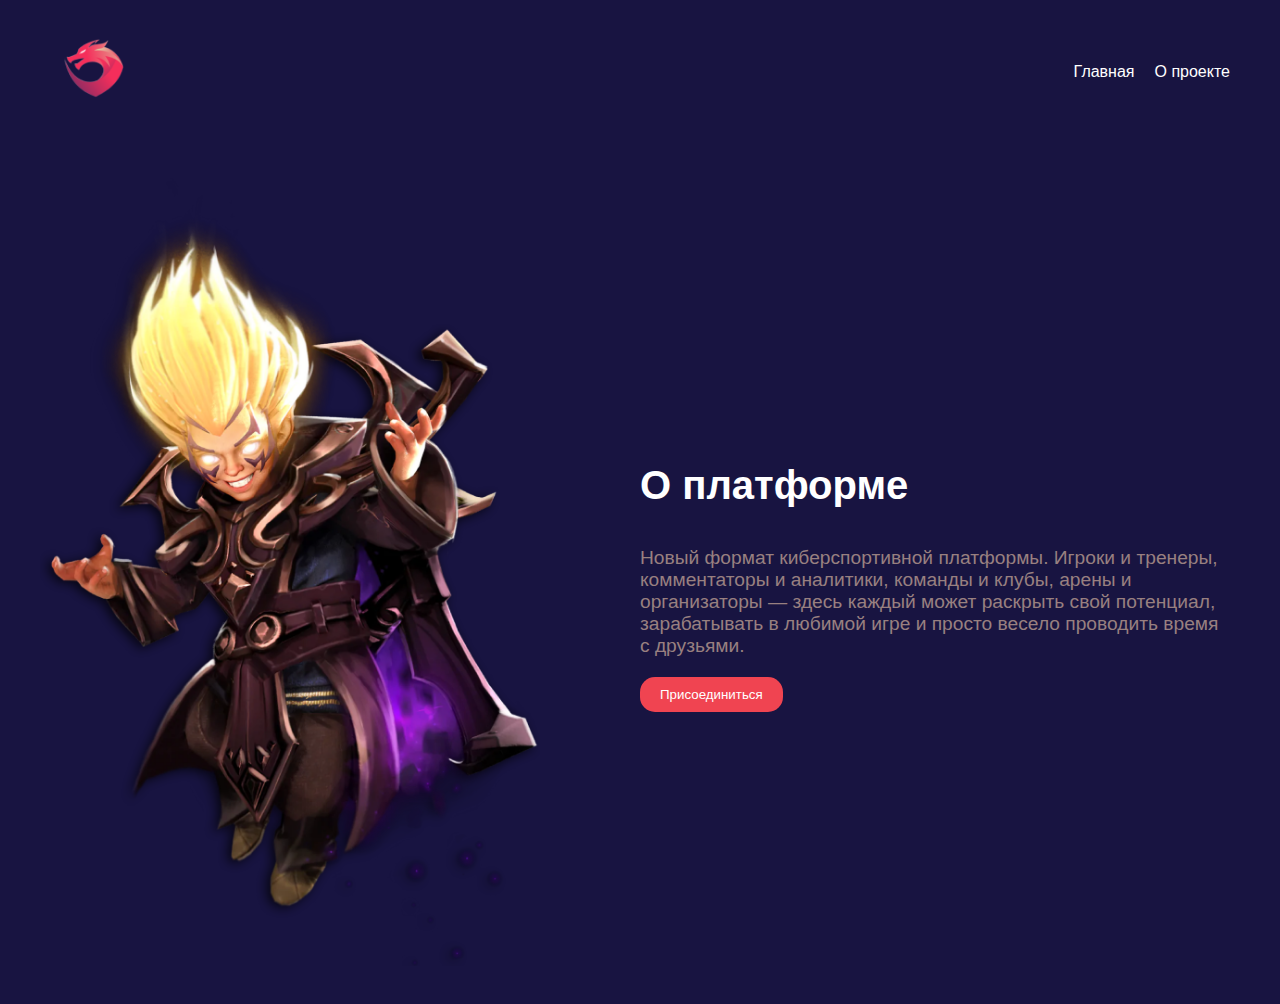
<file: index2.html>
<!DOCTYPE html>
<html lang="ru">
<head>
    <meta charset="UTF-8">
    <meta name="viewport" content="width=device-width, initial-scale=1.0">
    <link rel="preconnect" href="https://fonts.googleapis.com">
<link rel="preconnect" href="https://fonts.gstatic.com" crossorigin>
<link href="https://fonts.googleapis.com/css2?family=Raleway:ital,wght@0,100..900;1,100..900&display=swap" rel="stylesheet">
    <title>Веб-сайт</title>
    <link rel="stylesheet" href="./assets/css/style2.css">
    <script src="//code.jivo.ru/widget/Ag0qAN0b5B" async></script>
</head>
<body>
    <header>
        <div class="logo">
            <img src="./assets/img/Logo.png" alt="Лого">
        </div>
        <nav>
            <ul>
                <li><a href="./index.html">Главная</a></li>
                <li><a href="./index2.html">О проекте</a></li>
            </ul>
        </nav>
    </header>
    <main>
        <div class="content">
            <div class="character">
                <img src="./assets/img/man.png" alt="Персонаж">
            </div>
            <div class="description">
                <h1>О платформе</h1>
                <p>Новый формат киберспортивной платформы. Игроки и тренеры, комментаторы и аналитики, команды и клубы, арены и организаторы — здесь каждый может раскрыть свой потенциал, зарабатывать в любимой игре и просто весело проводить время с друзьями.</p>
                <input type=button class="join" onclick='window.location.href="./index3.html"' value='Присоединиться'>
            </div>
        </div>
    </main>
</body>
</html>
</file>
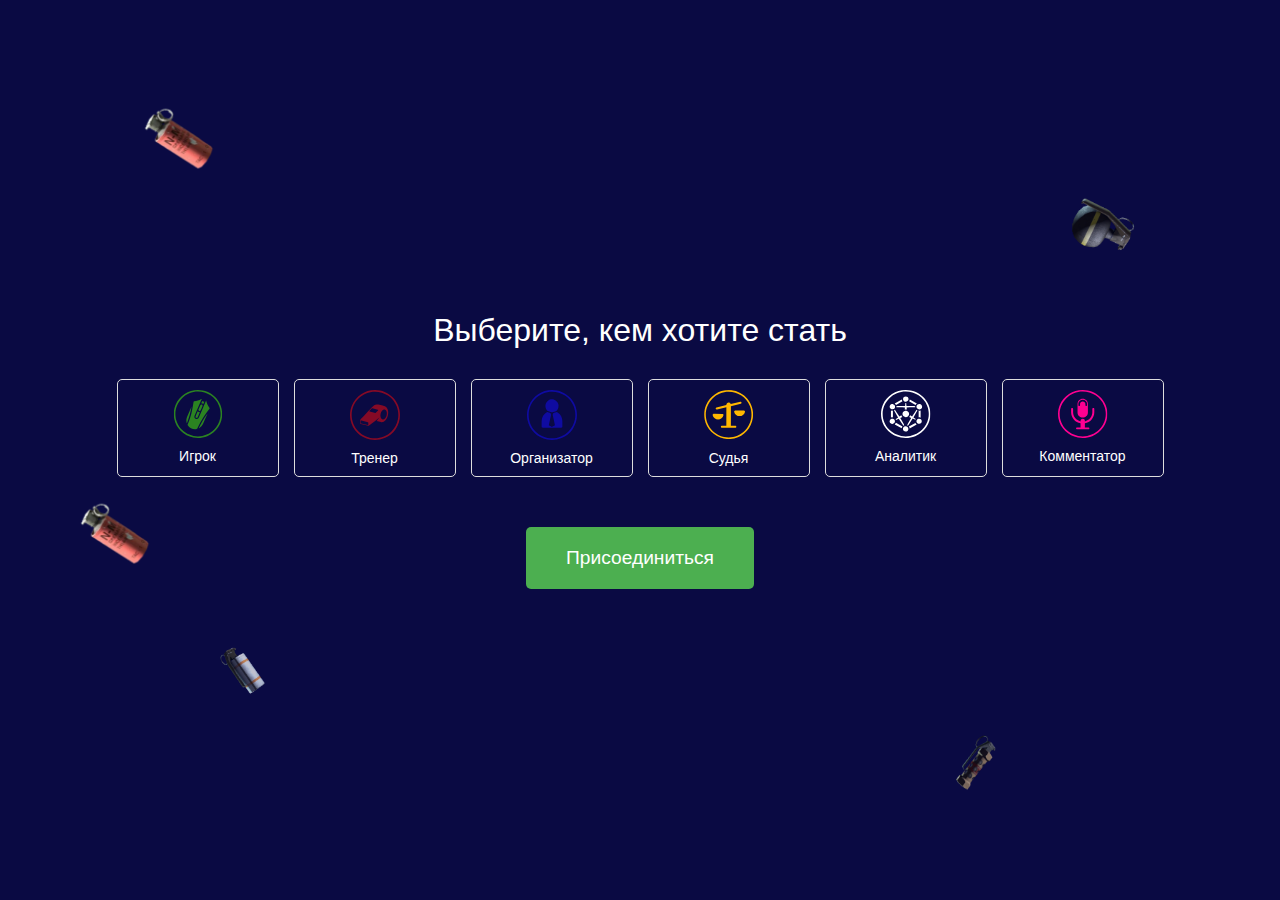
<file: index3.html>
<!DOCTYPE html>
<html lang="ru">
<head>
    <meta charset="UTF-8">
    <meta name="viewport" content="width=device-width, initial-scale=1.0">
    <link rel="stylesheet" href="./assets/css/style3.css">
    <title>Выбор роли</title>
    <script src="//code.jivo.ru/widget/Ag0qAN0b5B" async></script>
</head>
<body>
    <div class="floating-items">
        <img src="./assets/img/gr1.png" alt="Item" class="item1">
        <img src="./assets/img/gr2.png" alt="Item" class="item2">
        <img src="./assets/img/gr3.png" alt="Item" class="item3">
        <img src="./assets/img/gr4.png" alt="Item" class="item4">
        <img src="./assets/img/gr1.png" alt="Item" class="item5">
    </div>
    
    <div class="container">
        <div class="title">Выберите, кем хотите стать</div>
        <div class="roles">
            <div class="role" data-role="Игрок">
                <img src="./assets/img/Мышь.svg" alt="Игрок">
                <span>Игрок</span>
            </div>
            <div class="role" data-role="Тренер">
                <img src="./assets/img/Тренер.svg" alt="Тренер">
                <span>Тренер</span>
            </div>
            <div class="role" data-role="Организатор">
                <img src="./assets/img/Организатор.svg" alt="Организатор">
                <span>Организатор</span>
            </div>
            <div class="role" data-role="Судья">
                <img src="./assets/img/Судья.svg" alt="Судья">
                <span>Судья</span>
            </div>
            <div class="role" data-role="Аналитик">
                <img src="./assets/img/Аналитик.svg" alt="Аналитик">
                <span>Аналитик</span>
            </div>
            <div class="role" data-role="Комментатор">
                <img src="./assets/img/Комментатор.svg" alt="Комментатор">
                <span>Комментатор</span>
            </div>
        </div>
        <button class="join-button">Присоединиться</button>
    </div>
    <script>
        document.addEventListener('DOMContentLoaded', function() {
            const roles = document.querySelectorAll('.role');
            roles.forEach((role) => {
                role.addEventListener('click', () => {
                    roles.forEach((r) => r.classList.remove('active'));
                    role.classList.add('active');
                });
            });
        });
    </script>
</body>
</html>
</file>
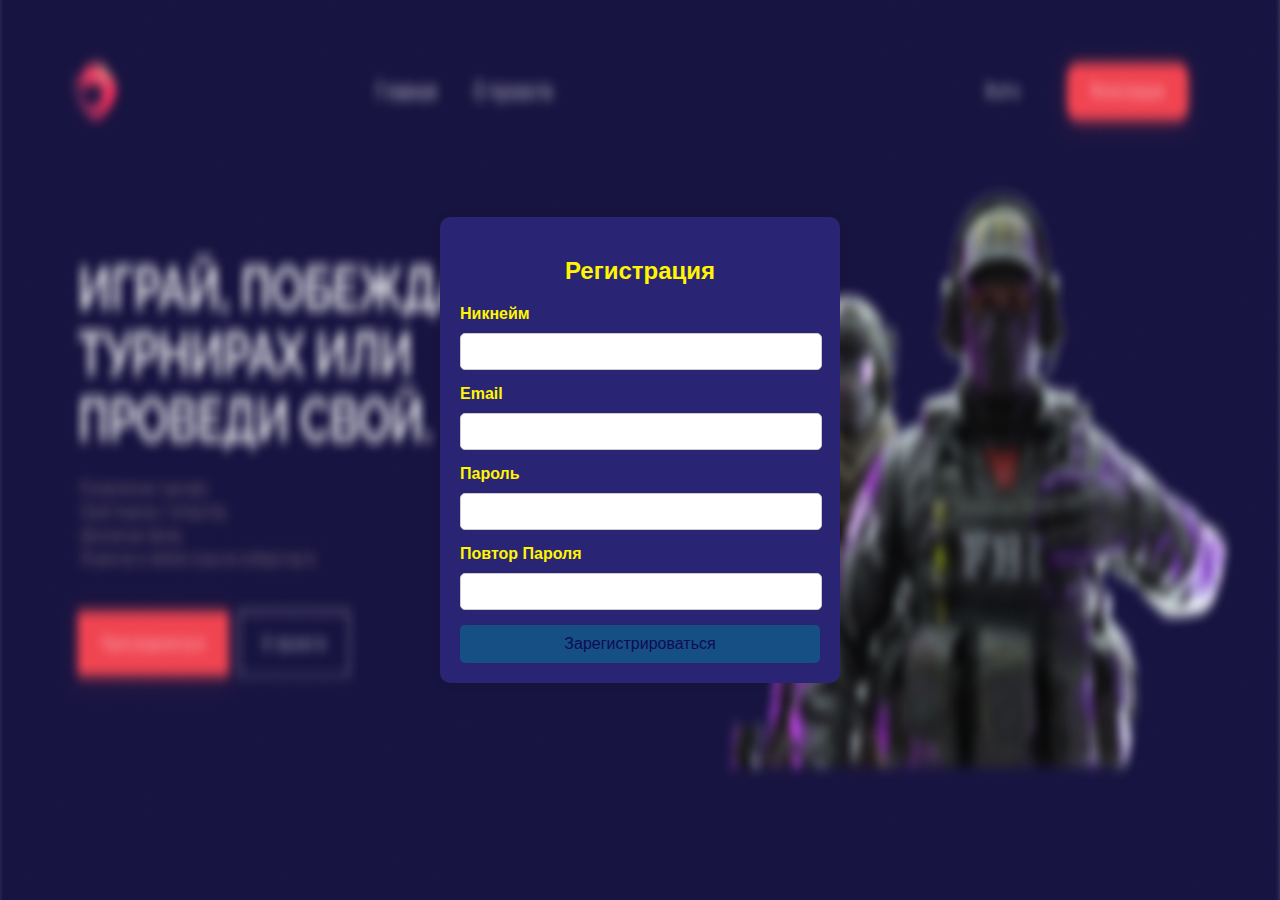
<file: Login.html>
<!DOCTYPE html>
<html lang="en">
<head>
  <meta charset="UTF-8">
  <meta name="viewport" content="width=device-width, initial-scale=1.0">
  <title>Registration Form</title>
  <link rel="stylesheet" href="./assets/css/login.css">
</head>
<body>
  <div class="container">
    <div class="registration-box">
      <h2>Регистрация</h2>
      <form>
        <div class="input-group">
          <label for="username">Никнейм</label>
          <input type="text" id="username" name="username" required>
        </div>
        <div class="input-group">
          <label for="email">Email</label>
          <input type="email" id="email" name="email" required>
        </div>
        <div class="input-group">
          <label for="password">Пароль</label>
          <input type="password" id="password" name="password" required>
        </div>
        <div class="input-group">
          <label for="confirm-password">Повтор Пароля</label>
          <input type="password" id="confirm-password" name="confirm-password" required>
        </div>
        <button type="submit">Зарегистрироваться</button>
      </form>
    </div>
  </div>
</body>
</html>
</file>
<file: assets/css/style2.css>
body {
    margin: 0;
    font-family: Arial, sans-serif;
    background-color: #181441;
    color: white;
}

header {
    display: flex;
    justify-content: space-between;
    align-items: center;
    padding: 20px 50px;
}

.logo img {
    height: 100px;
}

nav ul {
    list-style: none;
    display: flex;
    gap: 20px;
    padding: 0;
    margin: 0;
}

nav a {
    text-decoration: none;
    color: white;
}

.auth-buttons .login,
.auth-buttons .register {
    background-color: #FF6B6B;
    border: none;
    padding: 10px 20px;
    margin-left: 10px;
    cursor: pointer;
    border-radius: 15px;
    color: white;
}

.login {
    background-color: transparent;
    border: 1px solid #FF6B6B;
    color: #FF6B6B;
}

main {
    display: flex;
    justify-content: center;
    align-items: center;
    height: calc(100vh - 80px);
    padding: 20px;
}

.content {
    display: flex;
    align-items: center;
    max-width: 1200px;
    text-align: left;
}

.character {
    flex: 1;
}

.character img {
    width: 100%;
    max-width: 500px;
}

.description {
    flex: 1;
    padding: 20px;
    display: flex;
    flex-direction: column;
    align-items: flex-start;
}

.description h1 {
    font-size: 2.5em;
    margin-bottom: 20px;
}

.description p {
    font-size: 1.2em;
    margin-bottom: 20px;
    color: #988080;
}

.join {
    background-color: #F04451;
    border: none;
    padding: 10px 20px;
    cursor: pointer;
    border-radius: 15px;
    color: white;
}

@media (max-width: 600px) {
    header {
        flex-direction: column;
        align-items: flex-start;
        padding: 10px 20px;
    }

    .logo img {
        height: 60px;
    }

    nav ul {
        flex-direction: column;
        gap: 10px;
    }

    main {
        height: auto;
        padding: 10px;
    }

    .content {
        flex-direction: column;
        align-items: center;
    }

    .character img {
        width: 80%;
        max-width: 300px;
    }

    .description h1 {
        font-size: 1.8em;
    }

    .description p {
        font-size: 1em;
    }
}


@media (min-width: 601px) and (max-width: 1024px) {
    header {
        padding: 15px 30px;
    }

    .logo img {
        height: 80px;
    }

    nav ul {
        gap: 15px;
    }

    .content {
        flex-direction: column;
        align-items: center;
    }

    .character img {
        width: 90%;
        max-width: 400px;
    }

    .description h1 {
        font-size: 2.2em;
    }

    .description p {
        font-size: 1.1em;
    }
}

@media (max-width: 400px) {
    header {
        padding: 10px 15px;
    }

    .logo img {
        height: 50px;
    }

    .nav ul {
        align-items: center;
    }

    .character img {
        max-width: 250px;
    }

    .description h1 {
        font-size: 1.5em;
    }

    .description p {
        font-size: 0.9em;
    }

    .description {
        padding: 10px;
    }
}
</file>
<file: assets/css/style3.css>
body {
    margin: 0;
    display: flex;
    justify-content: center;
    align-items: center;
    height: 100vh;
    background-color: #0A0A43;
    font-family: Arial, sans-serif;
    color: #fff;
}
.container {
    text-align: center;
}
.title {
    font-size: 2em;
    margin-bottom: 30px;
}
.roles {
    display: flex;
    justify-content: center;
    gap: 30px;
    margin-bottom: 30px;
}
.role {
    display: flex;
    flex-direction: column;
    align-items: center;
}
.role img {
    width: 50px;
    height: 50px;
}
.role span {
    margin-top: 10px;
}
.join-button {
    padding: 15px 30px;
    background-color: #FF6154;
    border: none;
    border-radius: 15px;
    color: #fff;
    font-size: 1em;
    cursor: pointer;
}
.floating-items img {
    position: absolute;
    width: 100px;
    height: 100px;
}
.item1 {
    top: 10%;
    left: 10%;
}
.item2 {
    top: 20%;
    right: 10%;
}
.item3 {
    bottom: 20%;
    left: 15%;
}
.item4 {
    bottom: 10%;
    right: 20%;
}
.item5 {
    left: 5%;
    bottom: 35%;
}


.roles {
    display: flex;
    flex-wrap: wrap;
    justify-content: center;
    gap: 15px;
}

.role {
    width: 120px;
    padding: 10px;
    border: 1px solid #ddd;
    border-radius: 5px;
    cursor: pointer;
    transition: all 0.3s ease;
}

.role img {
    max-width: 100%;
    height: auto;
}

.role span {
    display: block;
    margin-top: 10px;
    font-size: 14px;
}

.role.active {
    border: 2px solid #4CAF50; 
    box-shadow: 0 0 10px rgba(76, 175, 80, 0.5); 
    background-color: rgba(76, 175, 80, 0.1); 
}

.join-button {
    margin-top: 20px;
    padding: 10px 20px;
    border: none;
    background: #4CAF50;
    color: #fff;
    font-size: 16px;
    cursor: pointer;
    border-radius: 5px;
    transition: background 0.3s ease;
}

.join-button:hover {
    background: #45a049;
}

@media (min-width: 1200px) {
    .role {
        width: 140px; 
    }
    .join-button {
        font-size: 1.2em; 
        padding: 20px 40px;
    }
}

/* Средние экраны */
@media (max-width: 1199px) and (min-width: 768px) {
    .container {
        padding: 0 5%; 
    }
    .role {
        width: 110px; 
        padding: 8px;
    }
    .join-button {
        font-size: 1em;
        padding: 12px 25px;
    }
}

/* Маленькие экраны */
@media (max-width: 767px) {
    .roles {
        gap: 10px; 
    }
    .role {
        width: 90px; 
        padding: 6px;
    }
    .role span {
        font-size: 12px; 
    }
    .join-button {
        font-size: 0.9em;
        padding: 10px 20px;
    }
}

@media (max-width: 480px) {
    .title {
        font-size: 1.5em; 
    }
    .floating-items img {
        width: 70px;
        height: 70px; 
        position: absolute;
    }
    .item1 {
        top: 5%;
        left: 5%;
    }
    .item2 {
        top: 10%;
        right: 5%;
    }
    .item3 {
        bottom: 15%;
        left: 10%;
    }
    .item4 {
        bottom: 5%;
        right: 10%;
    }
    .item5 {
        left: 3%;
        bottom: 25%;
    }
}

.role {
    cursor: pointer;
    transition: all 0.3s ease;
}

.role.active {
    border: 2px solid #4CAF50; 
    box-shadow: 0 0 10px rgba(76, 175, 80, 0.5); 
    background-color: rgba(76, 175, 80, 0.1); 
}
</file>
<file: assets/css/login.css>
/* styles.css */

body {
    margin: 0;
    padding: 0;
    font-family: 'Arial', sans-serif;
    background-color: #f4f4f4;
    display: flex;
    justify-content: center;
    align-items: center;
    height: 100vh;
    background-image: url(../img/2024-09-23_17-29-37.png);
    background-size: 100% 100%;
   } 
  
  .container {
    width: 100%;
    max-width: 400px;
    padding: 20px;
    color: #FFF600;
  }
  
  .registration-box {
    background: #2a2474;
    padding: 20px;
    border-radius: 10px;
    box-shadow: 0 0 10px rgba(0, 0, 0, 0.1);
  }
  
  h2 {
    text-align: center;
    margin-bottom: 20px;
  }
  
  .input-group {
    margin-bottom: 15px;
  }
  
  label {
    display: block;
    margin-bottom: 5px;
    font-weight: bold;
  }
  
  input[type="text"],
  input[type="email"],
  input[type="password"] {
    width: calc(100% - 20px);
    padding: 10px;
    border: 1px solid #ccc;
    border-radius: 5px;
    margin-top: 5px;
  }
  
  button {
    display: block;
    width: 100%;
    padding: 10px;
    border: none;
    background-color: #0c618bb6;
    color: #0f0b56;
    border-radius: 5px;
    font-size: 16px;
    cursor: pointer;
  }
  
  button:hover {
    background-color: #2015B1;
  }
</file>
